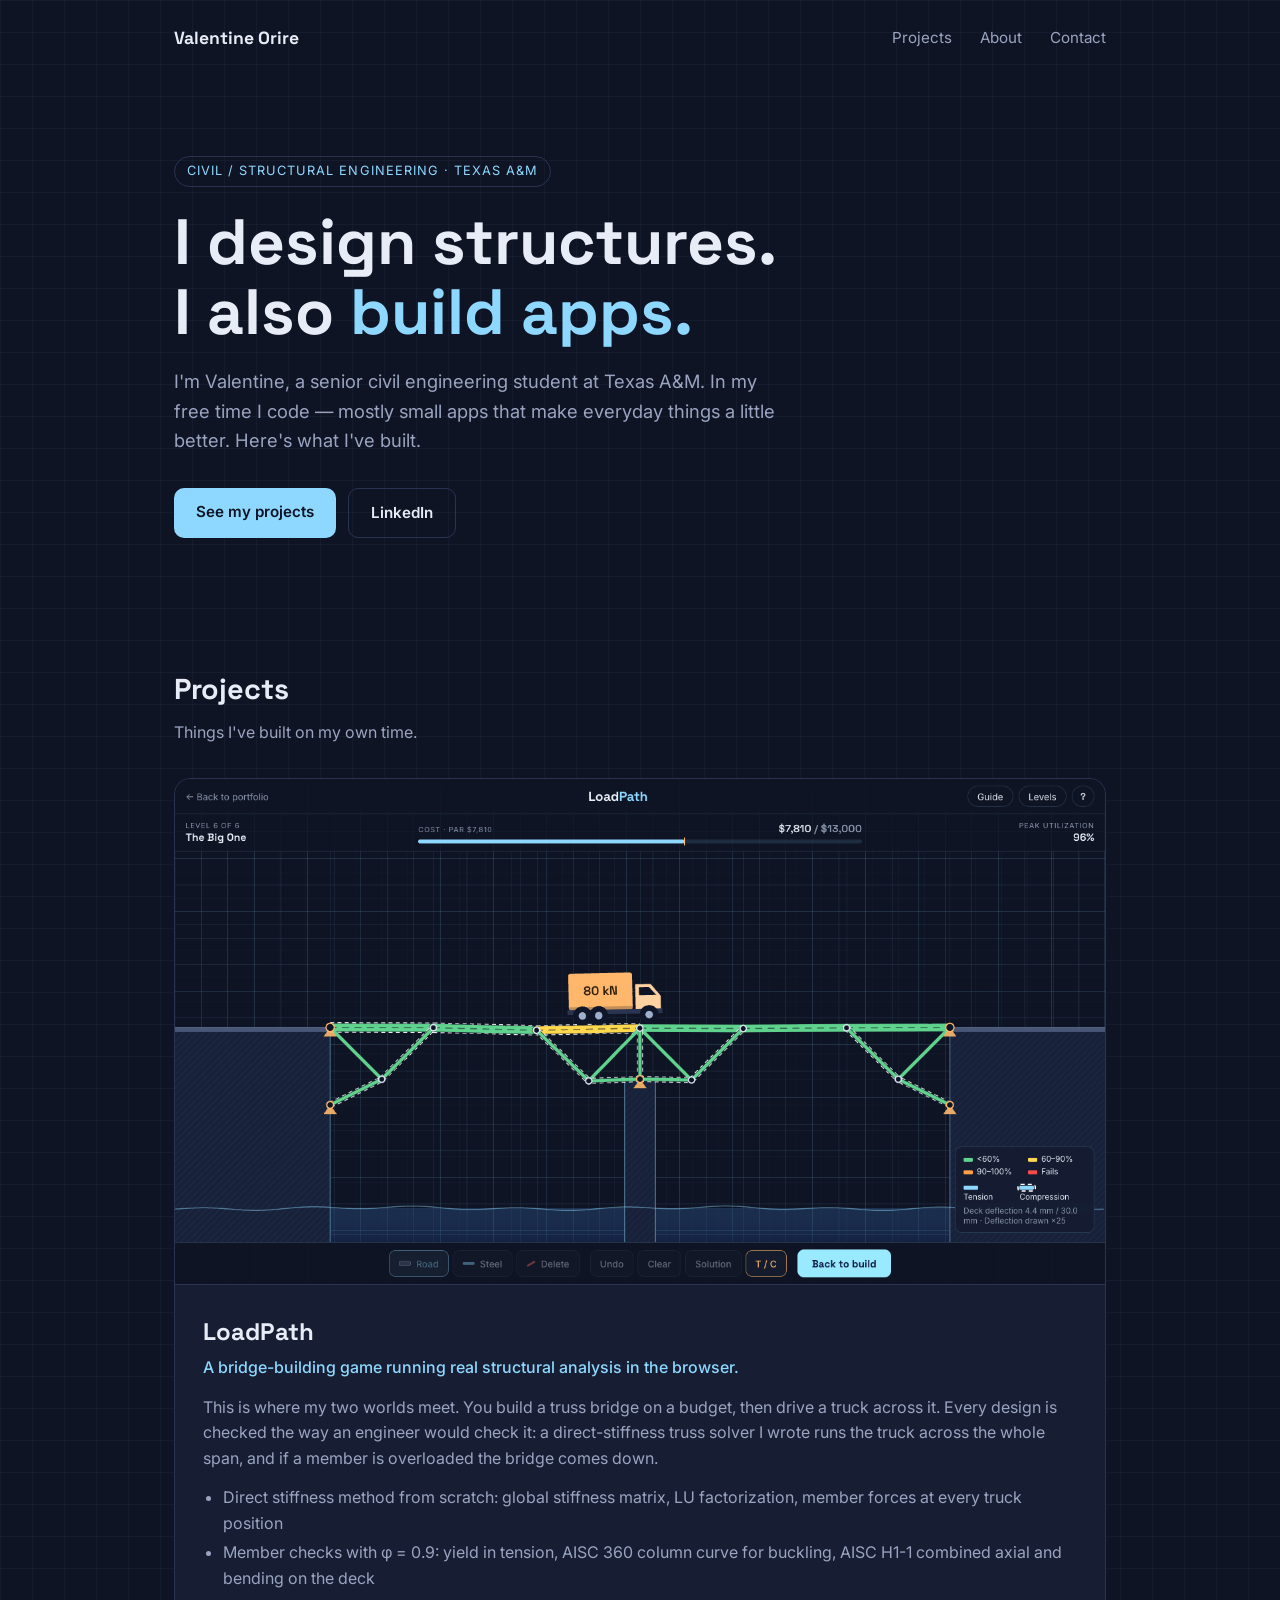
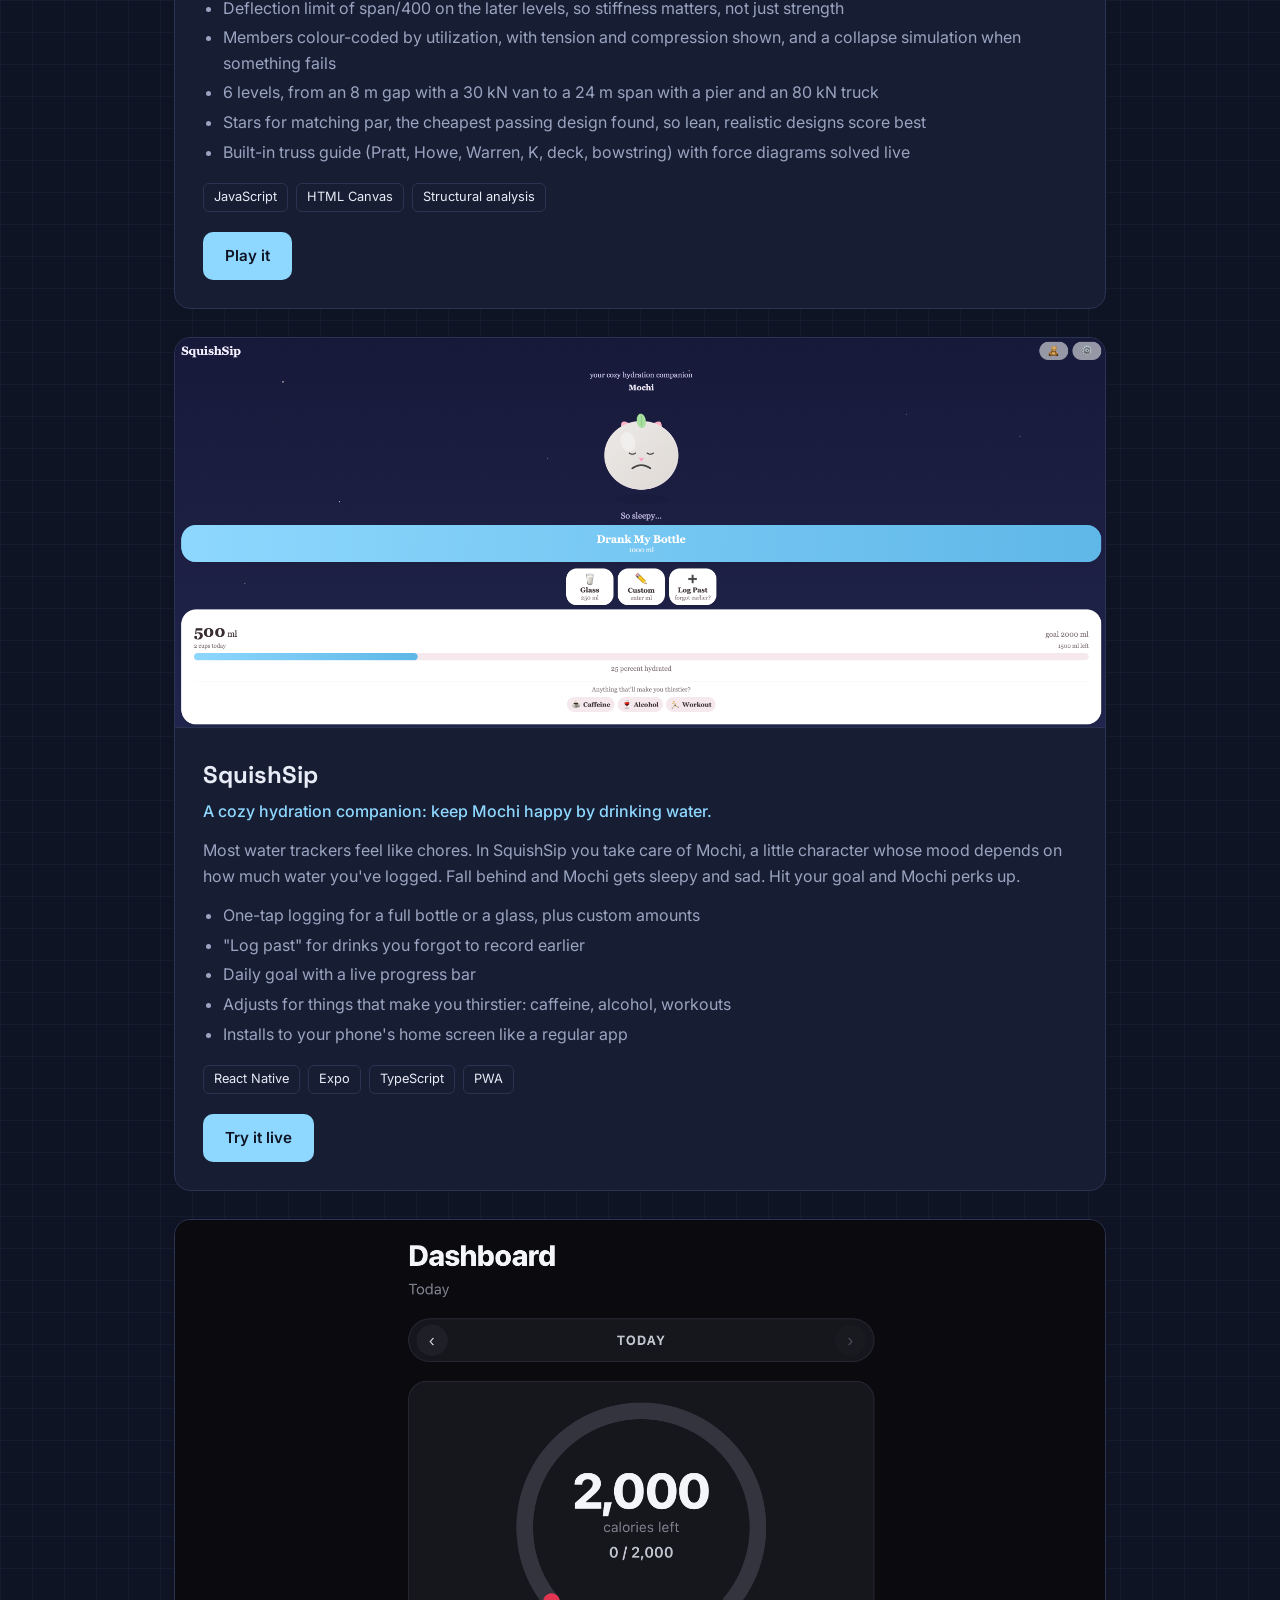
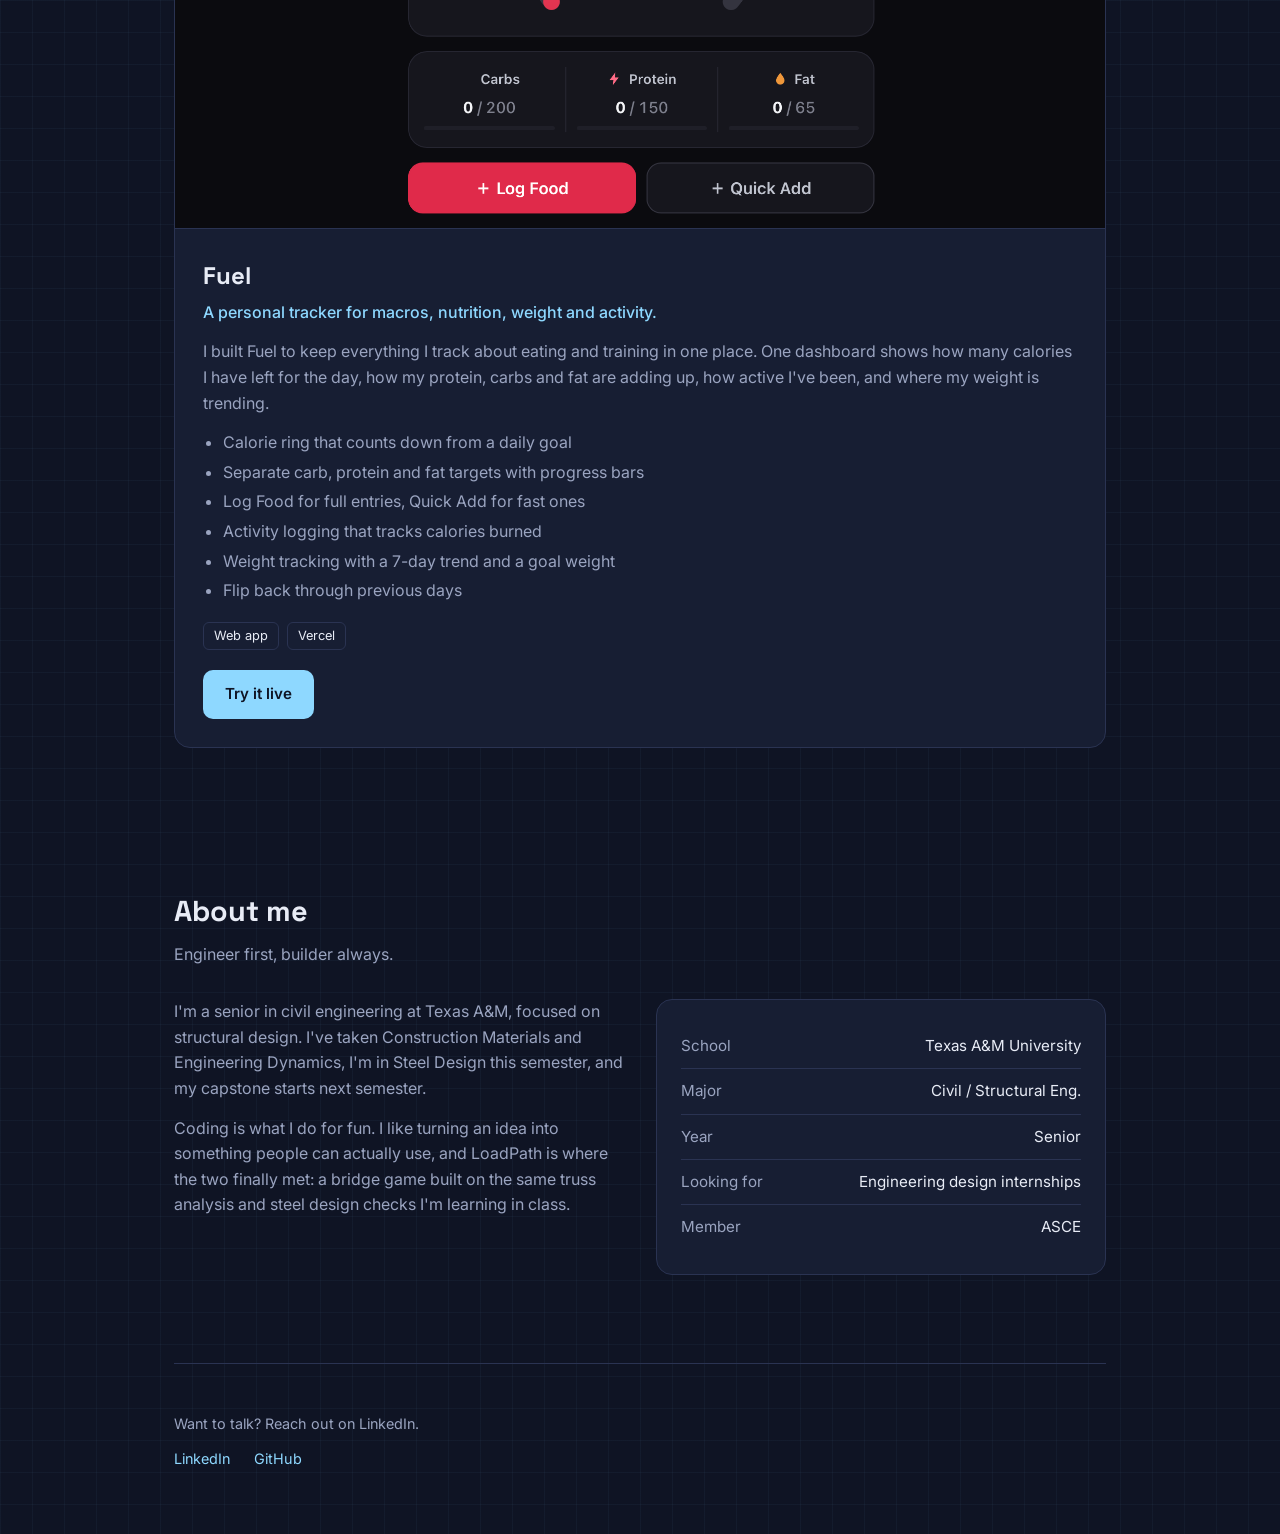
<file: index.html>
<!DOCTYPE html>
<html lang="en">
<head>
  <meta charset="UTF-8">
  <meta name="viewport" content="width=device-width, initial-scale=1.0">
  <title>Valentine Orire · Civil Engineer Who Codes</title>
  <meta name="description" content="Valentine Orire — civil/structural engineering student at Texas A&M who builds apps in his free time.">
  <link rel="preconnect" href="https://fonts.googleapis.com">
  <link href="https://fonts.googleapis.com/css2?family=Space+Grotesk:wght@500;700&family=Inter:wght@400;500;600&display=swap" rel="stylesheet">
  <style>
    :root {
      --bg: #0f1424;
      --panel: #171e33;
      --line: #2a3352;
      --text: #e8ecf6;
      --muted: #9aa4c0;
      --accent: #8ed8ff;
      --accent-2: #ffb86b;
    }
    * { box-sizing: border-box; margin: 0; padding: 0; }
    html { scroll-behavior: smooth; }
    body {
      font-family: "Inter", system-ui, sans-serif;
      background: var(--bg);
      color: var(--text);
      line-height: 1.6;
      /* subtle blueprint grid */
      background-image:
        linear-gradient(rgba(142,216,255,0.04) 1px, transparent 1px),
        linear-gradient(90deg, rgba(142,216,255,0.04) 1px, transparent 1px);
      background-size: 32px 32px;
    }
    a { color: var(--accent); text-decoration: none; }
    a:hover { text-decoration: underline; }
    .wrap { max-width: 980px; margin: 0 auto; padding: 0 24px; }

    nav { display: flex; justify-content: space-between; align-items: center; padding: 24px 0; }
    nav .logo { font-family: "Space Grotesk", sans-serif; font-weight: 700; font-size: 1.1rem; color: var(--text); }
    nav .links a { color: var(--muted); margin-left: 24px; font-size: 0.95rem; }
    nav .links a:hover { color: var(--text); text-decoration: none; }

    header { padding: 80px 0 72px; }
    .tag { display: inline-block; font-size: 0.8rem; letter-spacing: 0.08em; text-transform: uppercase;
           color: var(--accent); border: 1px solid var(--line); padding: 4px 12px; border-radius: 999px; margin-bottom: 20px; }
    h1 { font-family: "Space Grotesk", sans-serif; font-size: clamp(2.4rem, 6vw, 4rem); line-height: 1.1; margin-bottom: 20px; }
    h1 span { color: var(--accent); }
    header p { color: var(--muted); font-size: 1.15rem; max-width: 620px; }
    .cta { margin-top: 32px; display: flex; gap: 12px; flex-wrap: wrap; }
    .btn { display: inline-block; padding: 12px 22px; border-radius: 10px; font-weight: 600; font-size: 0.95rem; }
    .btn.primary { background: var(--accent); color: #0f1424; }
    .btn.ghost { border: 1px solid var(--line); color: var(--text); }
    .btn:hover { text-decoration: none; opacity: 0.9; }

    section { padding: 56px 0; }
    h2 { font-family: "Space Grotesk", sans-serif; font-size: 1.8rem; margin-bottom: 8px; }
    .sub { color: var(--muted); margin-bottom: 32px; }

    .project { background: var(--panel); border: 1px solid var(--line); border-radius: 16px; overflow: hidden; margin-bottom: 28px; }
    .project img { width: 100%; display: block; border-bottom: 1px solid var(--line); }
    .placeholder-img { aspect-ratio: 16 / 7; display: grid; place-items: center; color: var(--muted);
                       border-bottom: 1px dashed var(--line); font-size: 0.95rem; text-align: center; padding: 20px; }
    .project .body { padding: 28px; }
    .project h3 { font-family: "Space Grotesk", sans-serif; font-size: 1.5rem; margin-bottom: 4px; }
    .project .pitch { color: var(--accent); font-weight: 500; margin-bottom: 14px; }
    .project p { color: var(--muted); margin-bottom: 14px; }
    .project ul { color: var(--muted); margin: 0 0 18px 20px; }
    .project li { margin-bottom: 4px; }
    .stack { display: flex; flex-wrap: wrap; gap: 8px; margin-bottom: 20px; }
    .stack span { font-size: 0.8rem; border: 1px solid var(--line); color: var(--text); padding: 3px 10px; border-radius: 6px; }
    .project .links { display: flex; gap: 12px; flex-wrap: wrap; }

    .soon { border-style: dashed; }
    .soon .badge { display: inline-block; font-size: 0.75rem; font-weight: 600; text-transform: uppercase; letter-spacing: 0.06em;
                   background: rgba(255,184,107,0.15); color: var(--accent-2); padding: 3px 10px; border-radius: 6px; margin-bottom: 12px; }

    .about { display: grid; grid-template-columns: 1fr 1fr; gap: 32px; }
    .about p { color: var(--muted); margin-bottom: 14px; }
    .facts { background: var(--panel); border: 1px solid var(--line); border-radius: 16px; padding: 24px; }
    .facts div { display: flex; justify-content: space-between; padding: 10px 0; border-bottom: 1px solid var(--line); font-size: 0.95rem; }
    .facts div:last-child { border-bottom: none; }
    .facts span:first-child { color: var(--muted); }

    footer { padding: 48px 0 64px; border-top: 1px solid var(--line); margin-top: 32px; color: var(--muted); font-size: 0.9rem; }
    footer .links a { margin-right: 20px; }

    @media (max-width: 720px) {
      .about { grid-template-columns: 1fr; }
      nav .links a { margin-left: 14px; }
      header { padding: 48px 0; }
    }
  </style>
</head>
<body>
  <div class="wrap">
    <nav>
      <div class="logo">Valentine Orire</div>
      <div class="links">
        <a href="#projects">Projects</a>
        <a href="#about">About</a>
        <a href="#contact">Contact</a>
      </div>
    </nav>

    <header>
      <div class="tag">Civil / Structural Engineering · Texas A&amp;M</div>
      <h1>I design structures.<br>I also <span>build apps.</span></h1>
      <p>I'm Valentine, a senior civil engineering student at Texas A&amp;M. In my free time I code — mostly small apps that make everyday things a little better. Here's what I've built.</p>
      <div class="cta">
        <a class="btn primary" href="#projects">See my projects</a>
        <a class="btn ghost" href="https://www.linkedin.com/in/valentine-orire-55b31122b/" target="_blank" rel="noopener">LinkedIn</a>
      </div>
    </header>

    <section id="projects">
      <h2>Projects</h2>
      <p class="sub">Things I've built on my own time.</p>

      <!-- LoadPath -->
      <article class="project">
        <img src="loadpath.png" alt="LoadPath level 6: an 80 kN truck crossing a 24 m truss bridge with a mid pier, members colour-coded by utilization and dashed where in compression">
        <div class="body">
          <h3>LoadPath</h3>
          <div class="pitch">A bridge-building game running real structural analysis in the browser.</div>
          <p>This is where my two worlds meet. You build a truss bridge on a budget, then drive a truck across it. Every design is checked the way an engineer would check it: a direct-stiffness truss solver I wrote runs the truck across the whole span, and if a member is overloaded the bridge comes down.</p>
          <ul>
            <li>Direct stiffness method from scratch: global stiffness matrix, LU factorization, member forces at every truck position</li>
            <li>Member checks with φ = 0.9: yield in tension, AISC 360 column curve for buckling, AISC H1-1 combined axial and bending on the deck</li>
            <li>Deflection limit of span/400 on the later levels, so stiffness matters, not just strength</li>
            <li>Members colour-coded by utilization, with tension and compression shown, and a collapse simulation when something fails</li>
            <li>6 levels, from an 8 m gap with a 30 kN van to a 24 m span with a pier and an 80 kN truck</li>
            <li>Stars for matching par, the cheapest passing design found, so lean, realistic designs score best</li>
            <li>Built-in truss guide (Pratt, Howe, Warren, K, deck, bowstring) with force diagrams solved live</li>
          </ul>
          <div class="stack">
            <span>JavaScript</span><span>HTML Canvas</span><span>Structural analysis</span>
          </div>
          <div class="links">
            <a class="btn primary" href="loadpath/">Play it</a>
          </div>
        </div>
      </article>

      <!-- SquishSip -->
      <article class="project">
        <img src="squishsip.png" alt="SquishSip app showing Mochi, the hydration companion, with water logging buttons and a daily progress bar">
        <div class="body">
          <h3>SquishSip</h3>
          <div class="pitch">A cozy hydration companion: keep Mochi happy by drinking water.</div>
          <p>Most water trackers feel like chores. In SquishSip you take care of Mochi, a little character whose mood depends on how much water you've logged. Fall behind and Mochi gets sleepy and sad. Hit your goal and Mochi perks up.</p>
          <ul>
            <li>One-tap logging for a full bottle or a glass, plus custom amounts</li>
            <li>"Log past" for drinks you forgot to record earlier</li>
            <li>Daily goal with a live progress bar</li>
            <li>Adjusts for things that make you thirstier: caffeine, alcohol, workouts</li>
            <li>Installs to your phone's home screen like a regular app</li>
          </ul>
          <div class="stack">
            <span>React Native</span><span>Expo</span><span>TypeScript</span><span>PWA</span>
          </div>
          <div class="links">
            <a class="btn primary" href="https://squishsip.expo.app" target="_blank" rel="noopener">Try it live</a>
            <!-- <a class="btn ghost" href="https://github.com/YOUR-USERNAME/squishsip" target="_blank" rel="noopener">View code</a> -->
          </div>
        </div>
      </article>

      <!-- Fuel -->
      <article class="project">
        <img src="fuel.png" alt="Fuel dashboard showing a calorie ring with 2,000 calories left, carbs/protein/fat targets, and Log Food and Quick Add buttons">
        <div class="body">
          <h3>Fuel</h3>
          <div class="pitch">A personal tracker for macros, nutrition, weight and activity.</div>
          <p>I built Fuel to keep everything I track about eating and training in one place. One dashboard shows how many calories I have left for the day, how my protein, carbs and fat are adding up, how active I've been, and where my weight is trending.</p>
          <ul>
            <li>Calorie ring that counts down from a daily goal</li>
            <li>Separate carb, protein and fat targets with progress bars</li>
            <li>Log Food for full entries, Quick Add for fast ones</li>
            <li>Activity logging that tracks calories burned</li>
            <li>Weight tracking with a 7-day trend and a goal weight</li>
            <li>Flip back through previous days</li>
          </ul>
          <div class="stack">
            <span>Web app</span><span>Vercel</span>
          </div>
          <div class="links">
            <a class="btn primary" href="https://fuel-one-dun.vercel.app" target="_blank" rel="noopener">Try it live</a>
          </div>
        </div>
      </article>
    </section>

    <section id="about">
      <h2>About me</h2>
      <p class="sub">Engineer first, builder always.</p>
      <div class="about">
        <div>
          <p>I'm a senior in civil engineering at Texas A&amp;M, focused on structural design. I've taken Construction Materials and Engineering Dynamics, I'm in Steel Design this semester, and my capstone starts next semester.</p>
          <p>Coding is what I do for fun. I like turning an idea into something people can actually use, and LoadPath is where the two finally met: a bridge game built on the same truss analysis and steel design checks I'm learning in class.</p>
        </div>
        <div class="facts">
          <div><span>School</span><span>Texas A&amp;M University</span></div>
          <div><span>Major</span><span>Civil / Structural Eng.</span></div>
          <div><span>Year</span><span>Senior</span></div>
          <div><span>Looking for</span><span>Engineering design internships</span></div>
          <div><span>Member</span><span>ASCE</span></div>
        </div>
      </div>
    </section>

    <footer id="contact">
      <p style="margin-bottom:12px;">Want to talk? Reach out on LinkedIn.</p>
      <div class="links">
        <a href="https://www.linkedin.com/in/valentine-orire-55b31122b/" target="_blank" rel="noopener">LinkedIn</a>
        <a href="https://github.com/orirevalentine-code" target="_blank" rel="noopener">GitHub</a>
      </div>
    </footer>
  </div>
</body>
</html>
</file>
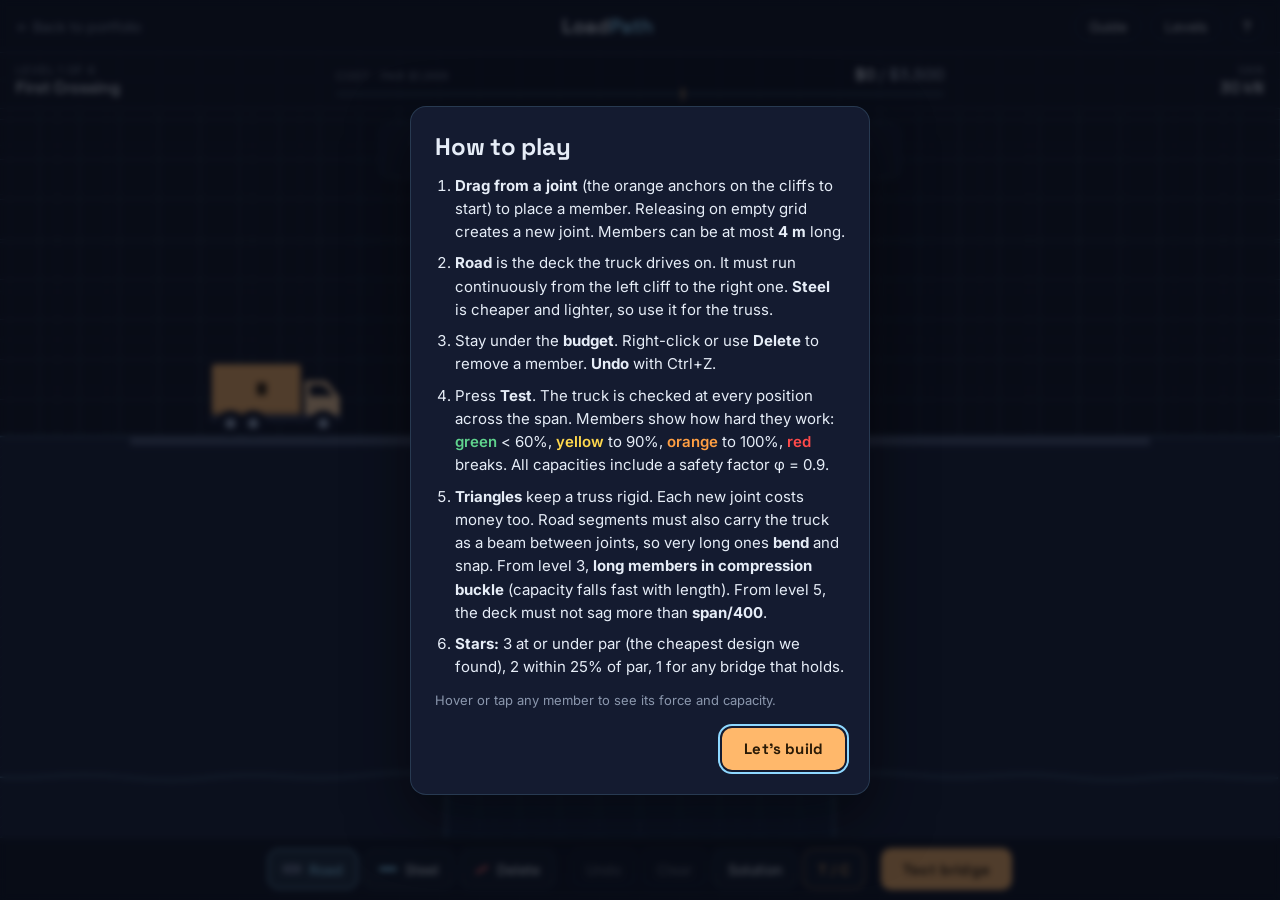
<file: loadpath/index.html>
<!doctype html>
<html lang="en">
<head>
  <meta charset="utf-8">
  <meta name="viewport" content="width=device-width, initial-scale=1, viewport-fit=cover">
  <title>Load Path – Bridge Builder</title>
  <meta name="description" content="Build a truss bridge on a budget, then watch a truck test it. Real direct-stiffness truss analysis in the browser.">
  <meta name="theme-color" content="#0f1424">
  <link rel="preconnect" href="https://fonts.googleapis.com">
  <link rel="preconnect" href="https://fonts.gstatic.com" crossorigin>
  <link href="https://fonts.googleapis.com/css2?family=Inter:wght@400;500;600&family=Space+Grotesk:wght@500;600;700&display=swap" rel="stylesheet">
  <link rel="stylesheet" href="style.css">
</head>
<body>
  <header class="topbar">
    <a class="back-link" href="../">&larr; <span>Back to portfolio</span></a>
    <h1 class="brand">Load<span>Path</span></h1>
    <div class="topbar-actions">
      <button id="btnGuide" class="chip" type="button" title="Truss guide: types of truss and how they carry load">Guide</button>
      <button id="btnLevels" class="chip" type="button">Levels</button>
      <button id="btnHelp" class="chip icon" type="button" aria-label="How to play">?</button>
    </div>
  </header>

  <section class="hud" aria-live="polite">
    <div class="hud-level">
      <span class="hud-label" id="levelNumber">Level 1</span>
      <span class="hud-value" id="levelName">First Crossing</span>
    </div>
    <div class="hud-budget">
      <div class="hud-budget-text">
        <span class="hud-label">Cost <span id="parValue"></span></span>
        <span class="hud-value"><span id="costValue">$0</span> <span class="muted">/ <span id="budgetValue">$0</span></span></span>
      </div>
      <div class="budget-bar"><div id="budgetFill"></div><div id="parTick" title="Par price"></div></div>
    </div>
    <div class="hud-stat">
      <span class="hud-label" id="statLabel">Truck</span>
      <span class="hud-value" id="statValue">30 kN</span>
    </div>
  </section>

  <main class="stage" id="stage">
    <canvas id="game" aria-label="Bridge building area"></canvas>
    <div id="tooltip" class="tooltip" hidden></div>
    <div id="toast" class="toast" role="status" hidden></div>
    <div id="legend" class="legend" hidden>
      <div class="legend-bands">
        <span><i style="background:#5fd38d"></i>&lt;60%</span>
        <span><i style="background:#ffd84d"></i>60–90%</span>
        <span><i style="background:#ff9f43"></i>90–100%</span>
        <span><i style="background:#ff4a4a"></i>Fails</span>
      </div>
      <div class="legend-keys">
        <span><i class="key-solid"></i>Tension</span>
        <span><i class="key-dashed"></i>Compression</span>
      </div>
      <div class="legend-note">Deflection drawn &times;25</div>
    </div>
  </main>

  <nav class="toolbar" aria-label="Build tools">
    <div class="tool-group" role="radiogroup" aria-label="Tool">
      <button class="tool active" data-tool="road" type="button" title="Road member (1)"><i class="swatch road"></i>Road</button>
      <button class="tool" data-tool="steel" type="button" title="Steel member (2)"><i class="swatch steel"></i>Steel</button>
      <button class="tool" data-tool="delete" type="button" title="Delete (3). Right-click also deletes"><i class="swatch del"></i>Delete</button>
    </div>
    <div class="tool-group">
      <button id="btnUndo" class="tool" type="button" title="Undo (Ctrl+Z)">Undo</button>
      <button id="btnClear" class="tool" type="button" title="Remove all members">Clear</button>
      <button id="btnSolution" class="tool" type="button" title="Load the cheapest design found for this level">Solution</button>
      <button id="btnTC" class="tool toggle on" type="button" title="Show tension vs compression (dashed = compression)" aria-pressed="true">T / C</button>
    </div>
    <button id="btnTest" class="btn-primary" type="button" title="Run the truck (Space)">Test bridge</button>
  </nav>

  <!-- How to play -->
  <div class="modal" id="helpModal" hidden>
    <div class="modal-card" role="dialog" aria-modal="true" aria-labelledby="helpTitle">
      <h2 id="helpTitle">How to play</h2>
      <ol class="help-list">
        <li><b>Drag from a joint</b> (the orange anchors on the cliffs to start) to place a member. Releasing on empty grid creates a new joint. Members can be at most <b>4&nbsp;m</b> long.</li>
        <li><b>Road</b> is the deck the truck drives on. It must run continuously from the left cliff to the right one. <b>Steel</b> is cheaper and lighter, so use it for the truss.</li>
        <li>Stay under the <b>budget</b>. Right-click or use <b>Delete</b> to remove a member. <b>Undo</b> with Ctrl+Z.</li>
        <li>Press <b>Test</b>. The truck is checked at every position across the span. Members show how hard they work: <span class="c-green">green</span> &lt; 60%, <span class="c-yellow">yellow</span> to 90%, <span class="c-orange">orange</span> to 100%, <span class="c-red">red</span> breaks. All capacities include a safety factor φ&nbsp;=&nbsp;0.9.</li>
        <li><b>Triangles</b> keep a truss rigid. Each new joint costs money too. Road segments must also carry the truck as a beam between joints, so very long ones <b>bend</b> and snap. From level 3, <b>long members in compression buckle</b> (capacity falls fast with length). From level 5, the deck must not sag more than <b>span/400</b>.</li>
        <li><b>Stars:</b> 3 at or under par (the cheapest design we found), 2 within 25% of par, 1 for any bridge that holds.</li>
      </ol>
      <p class="muted small">Hover or tap any member to see its force and capacity.</p>
      <div class="modal-actions"><button class="btn-primary" data-close type="button">Let's build</button></div>
    </div>
  </div>

  <!-- Truss guide -->
  <div class="modal" id="guideModal" hidden>
    <div class="modal-card guide" role="dialog" aria-modal="true" aria-labelledby="guideTitle">
      <div class="guide-head">
        <h2 id="guideTitle">Truss basics</h2>
        <label id="guideLabelsWrap" class="g-toggle" hidden><input type="checkbox" id="guideLabels"> Show values</label>
        <button class="chip" data-close type="button">Close</button>
      </div>
      <div class="guide-layout">
        <nav id="guideNav" class="guide-nav" aria-label="Truss types"></nav>
        <div id="guideBody" class="guide-body"><div id="guideContent"></div></div>
      </div>
    </div>
  </div>

  <!-- Level select -->
  <div class="modal" id="levelModal" hidden>
    <div class="modal-card wide" role="dialog" aria-modal="true" aria-labelledby="levelTitle">
      <h2 id="levelTitle">Levels</h2>
      <div class="level-grid" id="levelGrid"></div>
      <div class="modal-actions"><button class="chip" data-close type="button">Close</button></div>
    </div>
  </div>

  <!-- Result -->
  <div class="modal" id="resultModal" hidden>
    <div class="modal-card" role="dialog" aria-modal="true" aria-labelledby="resultTitle">
      <h2 id="resultTitle">Bridge complete</h2>
      <div class="stars" id="resultStars"></div>
      <p id="resultText"></p>
      <dl class="result-stats" id="resultStats"></dl>
      <div class="modal-actions" id="resultActions"></div>
    </div>
  </div>

  <script src="truss-solver.js"></script>
  <script src="game.js"></script>
</body>
</html>
</file>
<file: loadpath/style.css>
:root {
  --bg: #0f1424;
  --bg-2: #141b30;
  --panel: rgba(20, 27, 48, 0.86);
  --line: rgba(142, 216, 255, 0.16);
  --text: #e6edf7;
  --muted: #8b97ad;
  --accent: #8ed8ff;
  --accent-ink: #0b1630;
  --orange: #ffb86b;
  --danger: #ff6b6b;
  --radius: 12px;
  --font-head: 'Space Grotesk', system-ui, sans-serif;
  --font-body: 'Inter', system-ui, sans-serif;
}

* { box-sizing: border-box; }

html, body {
  margin: 0;
  height: 100%;
  background: var(--bg);
  color: var(--text);
  font-family: var(--font-body);
  font-size: 15px;
  -webkit-font-smoothing: antialiased;
}

body {
  display: flex;
  flex-direction: column;
  height: 100dvh;
  overflow: hidden;
  background-color: var(--bg);
  background-image:
    linear-gradient(var(--line) 1px, transparent 1px),
    linear-gradient(90deg, var(--line) 1px, transparent 1px);
  background-size: 40px 40px;
  background-position: -1px -1px;
}

button { font: inherit; color: inherit; cursor: pointer; }
h1, h2 { font-family: var(--font-head); margin: 0; letter-spacing: -0.01em; }
.muted { color: var(--muted); }
.small { font-size: 13px; }

/* ---------- Top bar ---------- */
.topbar {
  display: flex;
  align-items: center;
  justify-content: space-between;
  gap: 12px;
  padding: 10px 16px;
  padding-top: max(10px, env(safe-area-inset-top));
  background: rgba(15, 20, 36, 0.92);
  border-bottom: 1px solid var(--line);
}
.back-link {
  color: var(--muted);
  text-decoration: none;
  font-size: 14px;
  white-space: nowrap;
  transition: color .15s;
}
.back-link:hover, .back-link:focus-visible { color: var(--accent); }
.brand { font-size: 20px; font-weight: 700; }
.brand span { color: var(--accent); }
.topbar-actions { display: flex; gap: 8px; }

.chip {
  background: transparent;
  border: 1px solid var(--line);
  border-radius: 999px;
  padding: 6px 14px;
  font-size: 14px;
  transition: border-color .15s, color .15s, background .15s;
}
.chip:hover, .chip:focus-visible { border-color: var(--accent); color: var(--accent); }
.chip.icon { width: 34px; padding: 6px 0; font-family: var(--font-head); font-weight: 600; }

/* ---------- HUD ---------- */
.hud {
  display: grid;
  grid-template-columns: 1fr minmax(160px, 2fr) 1fr;
  gap: 16px;
  align-items: center;
  padding: 10px 16px;
  background: rgba(15, 20, 36, 0.75);
  border-bottom: 1px solid var(--line);
}
.hud-label {
  display: block;
  font-size: 11px;
  text-transform: uppercase;
  letter-spacing: .08em;
  color: var(--muted);
}
.hud-value { font-family: var(--font-head); font-weight: 600; font-size: 16px; }
.hud-stat { text-align: right; }
.hud-budget-text { display: flex; justify-content: space-between; align-items: baseline; gap: 8px; }
.budget-bar {
  position: relative;
  height: 6px;
  margin-top: 6px;
  border-radius: 999px;
  background: rgba(142, 216, 255, 0.12);
}
#parTick {
  position: absolute;
  top: -3px;
  width: 2px;
  height: 12px;
  margin-left: -1px;
  background: var(--orange);
  border-radius: 1px;
}
#budgetFill {
  height: 100%;
  width: 0;
  background: var(--accent);
  border-radius: inherit;
  transition: width .2s, background .2s;
}
#budgetFill.warn { background: var(--orange); }
#budgetFill.over { background: var(--danger); }

/* ---------- Stage ---------- */
.stage {
  position: relative;
  flex: 1;
  min-height: 0;
}
#game {
  position: absolute;
  inset: 0;
  width: 100%;
  height: 100%;
  display: block;
  touch-action: none;
  cursor: crosshair;
}

.tooltip {
  position: absolute;
  pointer-events: none;
  z-index: 5;
  max-width: 260px;
  padding: 8px 10px;
  background: var(--panel);
  border: 1px solid var(--line);
  border-radius: 8px;
  font-size: 13px;
  line-height: 1.45;
  backdrop-filter: blur(6px);
  box-shadow: 0 8px 24px rgba(0, 0, 0, .35);
}
.tooltip b { font-family: var(--font-head); }
.tooltip .t-tension { color: var(--accent); }
.tooltip .t-compression { color: var(--orange); }

.toast {
  position: absolute;
  left: 50%;
  top: 14px;
  transform: translateX(-50%);
  z-index: 6;
  max-width: min(520px, calc(100% - 32px));
  padding: 10px 16px;
  border-radius: 10px;
  background: var(--panel);
  border: 1px solid var(--line);
  font-size: 14px;
  text-align: center;
  backdrop-filter: blur(6px);
}
.toast.error { border-color: rgba(255, 107, 107, .6); color: #ffd4d4; }
.toast.warn { border-color: rgba(255, 184, 107, .6); color: #ffe3c4; }

.legend {
  position: absolute;
  right: 16px;
  bottom: 14px;
  z-index: 4;
  width: 210px;
  padding: 10px 12px;
  background: var(--panel);
  border: 1px solid var(--line);
  border-radius: 10px;
  font-size: 12px;
  backdrop-filter: blur(6px);
}
.legend-bands { display: grid; grid-template-columns: 1fr 1fr; gap: 4px 10px; }
.legend-bands i { display: inline-block; width: 14px; height: 6px; margin-right: 6px; vertical-align: middle; border-radius: 2px; }
.legend-keys { display: flex; gap: 14px; margin-top: 8px; }
.legend-keys i { display: inline-block; width: 22px; height: 6px; margin-right: 6px; vertical-align: middle; border-radius: 2px; }
.key-solid { background: var(--accent); }
.key-dashed { background: var(--accent); outline: 2px dashed #fff; outline-offset: 1px; }
.legend-note { color: var(--muted); margin-top: 6px; }

/* ---------- Toolbar ---------- */
.toolbar {
  display: flex;
  align-items: center;
  justify-content: center;
  flex-wrap: wrap;
  gap: 10px 16px;
  padding: 10px 16px;
  padding-bottom: max(10px, env(safe-area-inset-bottom));
  background: rgba(15, 20, 36, 0.92);
  border-top: 1px solid var(--line);
}
.tool-group { display: flex; gap: 6px; }
.tool {
  display: inline-flex;
  align-items: center;
  gap: 8px;
  min-height: 40px;
  padding: 8px 14px;
  border-radius: 10px;
  border: 1px solid var(--line);
  background: rgba(142, 216, 255, 0.04);
  font-size: 14px;
  font-weight: 500;
  transition: border-color .15s, background .15s, color .15s;
}
.tool:hover:not(:disabled) { border-color: rgba(142, 216, 255, .5); }
.tool.active { border-color: var(--accent); background: rgba(142, 216, 255, .14); color: var(--accent); }
.tool.toggle.on { color: var(--orange); border-color: rgba(255, 184, 107, .6); }
.tool:disabled, .btn-primary:disabled { opacity: .4; cursor: not-allowed; }
.swatch { display: inline-block; width: 18px; height: 6px; border-radius: 3px; }
.swatch.road { background: #56627f; box-shadow: inset 0 0 0 1px #9fb0cc; height: 8px; }
.swatch.steel { background: var(--accent); height: 4px; }
.swatch.del { background: var(--danger); height: 3px; transform: rotate(-30deg); width: 14px; }

.btn-primary {
  min-height: 42px;
  padding: 10px 22px;
  border: none;
  border-radius: 10px;
  background: var(--orange);
  color: #2a1a06;
  font-family: var(--font-head);
  font-weight: 700;
  font-size: 15px;
  letter-spacing: .01em;
  transition: transform .1s, filter .15s;
}
.btn-primary:hover:not(:disabled) { filter: brightness(1.08); }
.btn-primary:active:not(:disabled) { transform: translateY(1px); }
.btn-primary.stop { background: var(--accent); color: var(--accent-ink); }

button:focus-visible { outline: 2px solid var(--accent); outline-offset: 2px; }

/* ---------- Modals ---------- */
.modal {
  position: fixed;
  inset: 0;
  z-index: 20;
  display: flex;
  align-items: center;
  justify-content: center;
  padding: 16px;
  background: rgba(6, 9, 18, 0.7);
  backdrop-filter: blur(3px);
}
.modal[hidden], .tooltip[hidden], .toast[hidden], .legend[hidden] { display: none; }
.modal-card {
  width: 100%;
  max-width: 460px;
  max-height: calc(100dvh - 32px);
  overflow: auto;
  padding: 24px;
  background: var(--bg-2);
  border: 1px solid var(--line);
  border-radius: 16px;
  box-shadow: 0 24px 60px rgba(0, 0, 0, .5);
}
.modal-card.wide { max-width: 720px; }
.modal-card h2 { font-size: 24px; margin-bottom: 12px; }
.modal-actions { display: flex; flex-wrap: wrap; gap: 10px; justify-content: flex-end; margin-top: 20px; }

.help-list { padding-left: 20px; margin: 0; line-height: 1.55; }
.help-list li { margin-bottom: 8px; }
.c-green { color: #5fd38d; font-weight: 600; }
.c-orange { color: #ff9f43; font-weight: 600; }
.c-yellow { color: #ffd84d; font-weight: 600; }
.c-red { color: #ff4a4a; font-weight: 600; }

.level-grid {
  display: grid;
  grid-template-columns: repeat(auto-fill, minmax(190px, 1fr));
  gap: 12px;
}
.level-card {
  text-align: left;
  padding: 14px;
  border-radius: 12px;
  border: 1px solid var(--line);
  background: rgba(142, 216, 255, 0.04);
  transition: border-color .15s, transform .1s;
}
.level-card:hover:not(:disabled) { border-color: var(--accent); }
.level-card.current { border-color: var(--orange); }
.level-card:disabled { opacity: .45; cursor: not-allowed; }
.level-card .num { font-size: 12px; color: var(--muted); text-transform: uppercase; letter-spacing: .08em; }
.level-card .name { display: block; font-family: var(--font-head); font-weight: 600; font-size: 17px; margin: 2px 0 6px; }
.level-card .meta { font-size: 12px; color: var(--muted); }
.level-card .rules { display: block; margin-top: 6px; font-size: 11px; color: var(--accent); letter-spacing: .03em; }
.level-card .card-stars { margin-top: 8px; font-size: 16px; letter-spacing: 2px; }

.star { color: rgba(142, 216, 255, 0.2); }
.star.on { color: var(--orange); }
.stars { font-size: 36px; letter-spacing: 6px; margin: 4px 0 8px; }

.result-stats {
  display: grid;
  grid-template-columns: auto 1fr;
  gap: 6px 16px;
  margin: 12px 0 0;
  font-size: 14px;
}
.result-stats dt { color: var(--muted); }
.result-stats dd { margin: 0; font-family: var(--font-head); font-weight: 600; text-align: right; }

/* ---------- Truss guide ---------- */
.modal-card.guide {
  max-width: 920px;
  height: min(760px, calc(100dvh - 32px));
  display: flex;
  flex-direction: column;
  padding: 20px 24px;
  overflow: hidden;
}
.guide-head { display: flex; align-items: center; gap: 12px; margin-bottom: 14px; }
.guide-head h2 { margin: 0 auto 0 0; }
.g-toggle { display: inline-flex; align-items: center; gap: 6px; font-size: 13px; color: var(--muted); cursor: pointer; }
.g-toggle[hidden] { display: none; }
.g-toggle input { accent-color: var(--accent); }
.guide-layout { display: grid; grid-template-columns: 190px 1fr; gap: 20px; min-height: 0; flex: 1; }
.guide-nav { display: flex; flex-direction: column; gap: 4px; overflow-y: auto; }
.g-nav {
  text-align: left;
  padding: 9px 12px;
  border-radius: 8px;
  border: 1px solid transparent;
  background: transparent;
  font-size: 14px;
  color: var(--muted);
  transition: color .15s, background .15s, border-color .15s;
}
.g-nav:hover { color: var(--text); background: rgba(142, 216, 255, 0.06); }
.g-nav.active { color: var(--accent); border-color: rgba(142, 216, 255, 0.4); background: rgba(142, 216, 255, 0.1); }
.guide-body { overflow-y: auto; padding-right: 6px; line-height: 1.6; }
.guide-body h3 { font-family: var(--font-head); font-size: 16px; margin: 18px 0 4px; color: var(--text); }
.guide-body p { margin: 0 0 8px; color: #c9d3e6; }
.g-year { color: var(--muted); font-size: 13px; margin-bottom: 6px !important; }
.g-svg { display: block; width: 100%; height: auto; max-height: 300px; margin: 6px 0; background: rgba(142, 216, 255, 0.03); border: 1px solid var(--line); border-radius: 10px; }
.g-svg.compact { max-height: 170px; }
.g-svg line { stroke-linecap: round; }
.g-t { stroke: var(--accent); }
.g-c { stroke: var(--orange); }
.g-zero { stroke: #6b7894; stroke-dasharray: 4 4; }
.g-svg line:hover { filter: brightness(1.35); }
.g-joint { fill: var(--bg); stroke: #dfe9f7; stroke-width: 1.5; }
.g-support { fill: none; stroke: #9fb0cc; stroke-width: 1.5; }
.g-ground { stroke: #56627f; stroke-width: 2; }
.g-load { stroke: #e6edf7; stroke-width: 1.5; }
.g-load-head { fill: #e6edf7; }
.g-label {
  fill: var(--text);
  font: 600 11px var(--font-body);
  text-anchor: middle;
  dominant-baseline: middle;
  paint-order: stroke;
  stroke: var(--bg-2);
  stroke-width: 4px;
}
.g-frame { fill: none; stroke: var(--accent); stroke-width: 4; stroke-linejoin: round; }
.g-ghost { fill: none; stroke: var(--danger); stroke-width: 2; stroke-dasharray: 6 5; }
.g-caption { fill: var(--muted); font: 500 12px var(--font-body); text-anchor: middle; }
.g-caption-line { font-size: 12px; color: var(--muted) !important; }
.g-pair { display: grid; grid-template-columns: 1fr 1fr; gap: 12px; align-items: end; }
.g-pair figure { margin: 0; }
.g-pair figcaption { font-size: 12px; color: var(--muted); text-align: center; }
.g-key { display: inline-block; width: 18px; height: 4px; border-radius: 2px; margin: 0 6px 2px 10px; vertical-align: middle; }
.g-key:first-child { margin-left: 0; }
.g-key-t { background: var(--accent); }
.g-key-c { background: var(--orange); }
.g-key-z { background: repeating-linear-gradient(90deg, #6b7894 0 4px, transparent 4px 8px); }
.g-table { border-collapse: collapse; margin: 6px 0; font-size: 14px; }
.g-table th, .g-table td { padding: 4px 14px 4px 0; text-align: left; border-bottom: 1px solid var(--line); }
.g-table th { color: var(--muted); font-weight: 500; font-size: 12px; text-transform: uppercase; letter-spacing: .05em; }
.g-table tr.muted td { color: var(--muted); }

/* ---------- Small screens ---------- */
@media (max-width: 640px) {
  .back-link span { display: none; }
  .brand { font-size: 18px; }
  .hud { grid-template-columns: 1fr 1fr; gap: 8px 12px; padding: 8px 16px; }
  .hud-budget { grid-row: 2; grid-column: 1 / -1; }
  .hud-value { font-size: 15px; }
  .toolbar { gap: 8px; padding: 8px 10px; }
  .tool { padding: 8px 10px; min-height: 38px; font-size: 13px; gap: 6px; }
  .btn-primary { flex: 1 1 100%; }
  .legend { right: 8px; bottom: 8px; width: 170px; padding: 8px 10px; }
  .legend-note { display: none; }
  .modal-card.guide { padding: 16px; }
  .guide-head h2 { font-size: 20px; }
  .guide-layout { grid-template-columns: 1fr; grid-template-rows: auto 1fr; gap: 10px; }
  .guide-nav { flex-direction: row; overflow-x: auto; padding-bottom: 4px; }
  .g-nav { white-space: nowrap; flex: none; }
  .g-pair { grid-template-columns: 1fr; }
  .topbar-actions .chip { padding: 6px 10px; }
}
</file>
